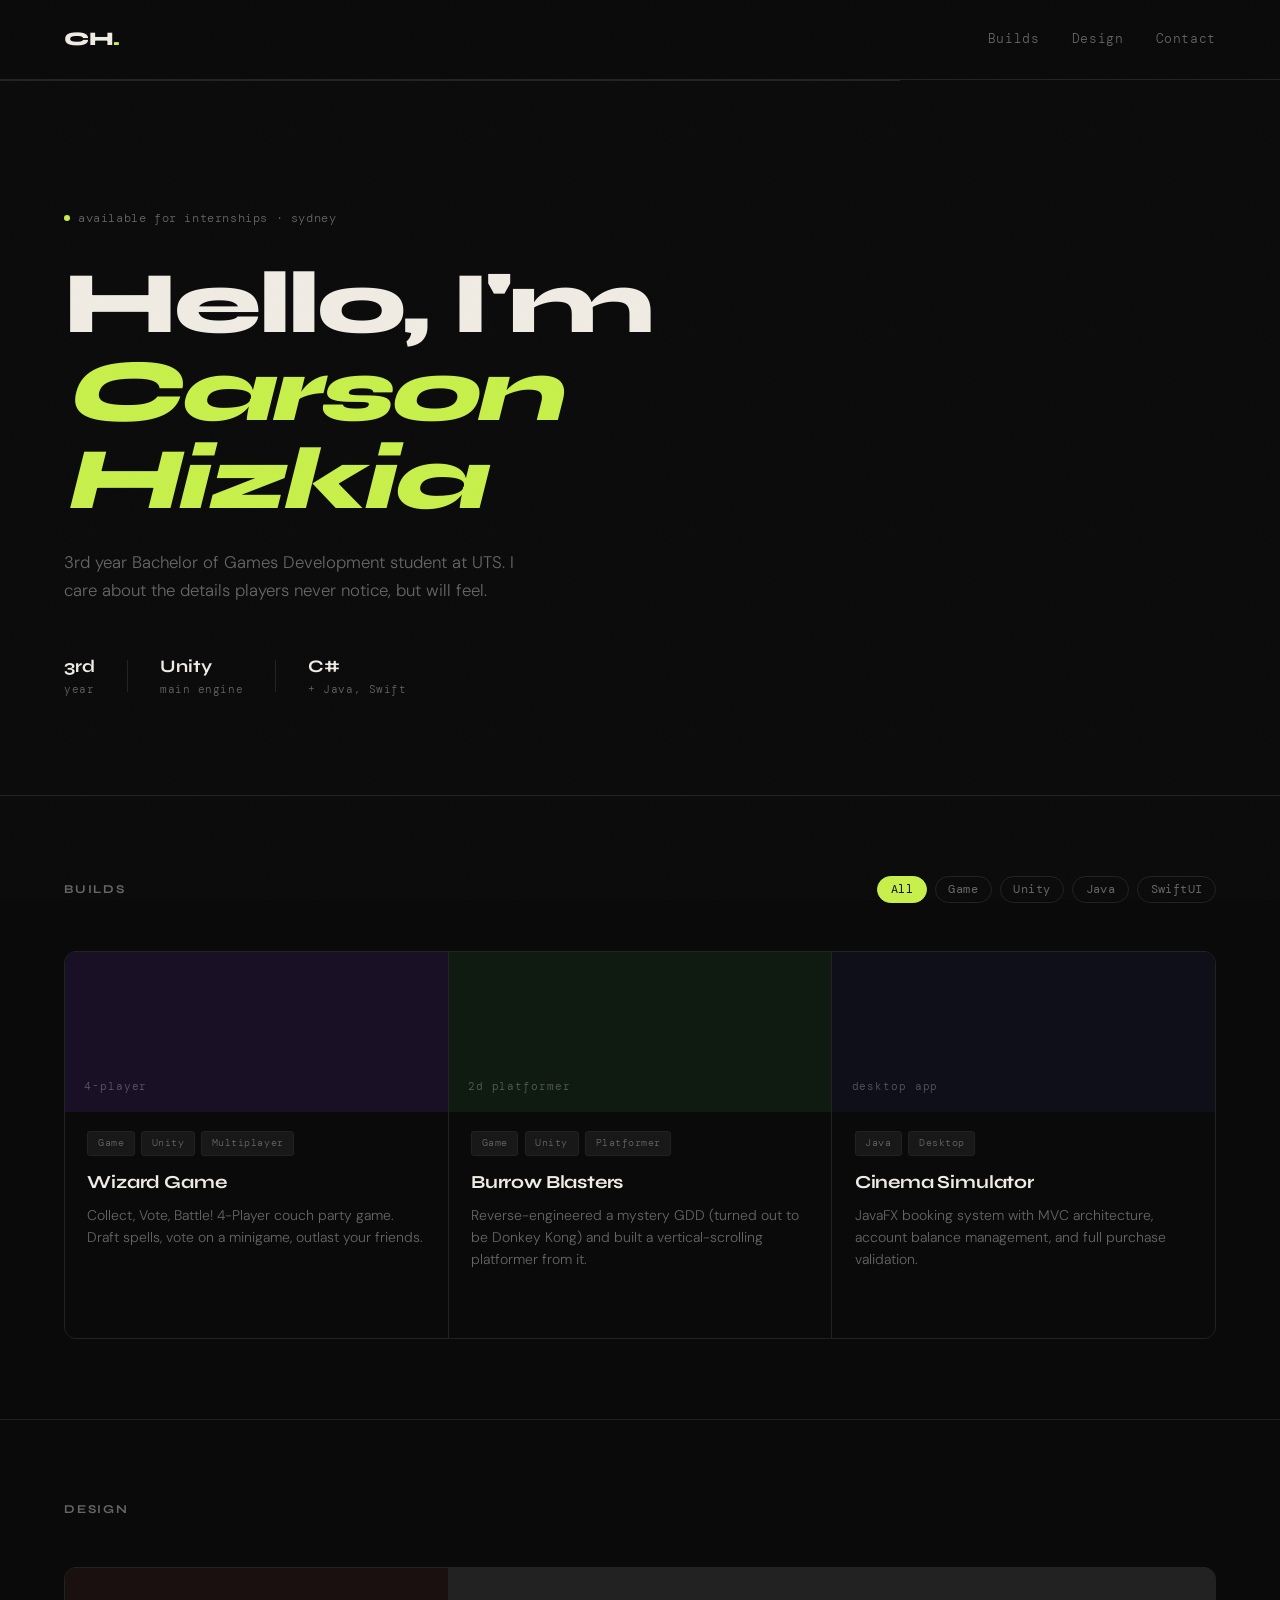
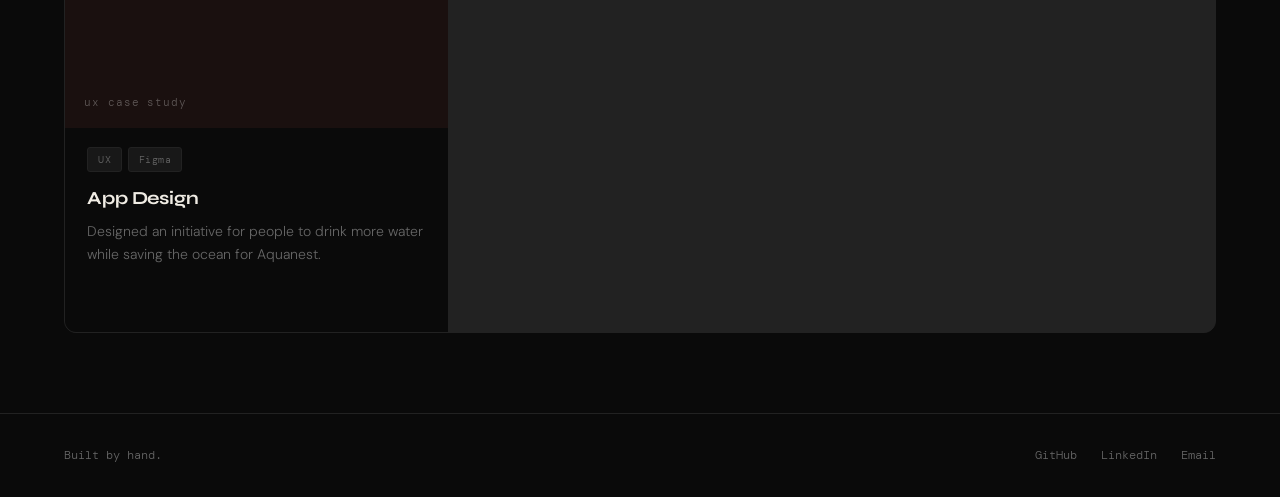
<file: index.html>
<!doctype html>
<html lang="en">
  <head>
    <meta charset="UTF-8" />
    <meta name="viewport" content="width=device-width, initial-scale=1.0" />
    <title>Your Name — Portfolio</title>
    <link rel="preconnect" href="https://fonts.googleapis.com" />
    <link rel="preconnect" href="https://fonts.gstatic.com" crossorigin />
    <link
      href="https://fonts.googleapis.com/css2?family=DM+Mono:ital,wght@0,400;0,500;1,400&family=Syne:wght@700;800&family=DM+Sans:ital,wght@0,300;0,400;1,300&display=swap"
      rel="stylesheet"
    />
    <link rel="stylesheet" href="style.css" />
  </head>
  <body>
    <div class="noise"></div>

    <nav>
      <span class="logo">CH<span class="logo-dot">.</span></span>
      <div class="nav-links">
        <a href="#builds">Builds</a>
        <a href="#design">Design</a>
        <a href="mailto:you@email.com">Contact</a>
      </div>
    </nav>

    <!-- HERO -->
    <section class="hero">
      <div class="hero-label">
        <span class="dot"></span> available for internships · sydney
      </div>
      <h1>Hello, I'm <em>Carson Hizkia</em></h1>
      <p class="hero-sub">
        3rd year Bachelor of Games Development student at UTS. I care about the
        details players never notice, but will feel.
      </p>
      <div class="hero-stats">
        <div class="stat">
          <span class="stat-num">3rd</span><span class="stat-label">year</span>
        </div>
        <div class="stat-divider"></div>
        <div class="stat">
          <span class="stat-num">Unity</span
          ><span class="stat-label">main engine</span>
        </div>
        <div class="stat-divider"></div>
        <div class="stat">
          <span class="stat-num">C#</span
          ><span class="stat-label">+ Java, Swift</span>
        </div>
      </div>
    </section>

    <!-- BUILDS -->
    <section id="builds">
      <div class="section-header">
        <h2>Builds</h2>
        <div class="filters" id="filters">
          <button class="filter active" data-filter="all">All</button>
          <button class="filter" data-filter="Game">Game</button>
          <button class="filter" data-filter="Unity">Unity</button>
          <button class="filter" data-filter="Java">Java</button>
          <button class="filter" data-filter="SwiftUI">SwiftUI</button>
        </div>
      </div>

      <div class="grid" id="builds-grid">
        <a
          class="card"
          href="projects/wizard-game/"
          data-tags="Game Unity Multiplayer"
        >
          <div class="card-thumb" style="background: #1a1025">
            <div class="card-thumb-label">4-player</div>
          </div>
          <div class="card-body">
            <div class="card-tags">
              <span class="tag">Game</span>
              <span class="tag">Unity</span>
              <span class="tag">Multiplayer</span>
            </div>
            <h3>Wizard Game</h3>
            <p>
              Collect, Vote, Battle! 4-Player couch party game. Draft spells,
              vote on a minigame, outlast your friends.
            </p>
            <span class="card-arrow">View project →</span>
          </div>
        </a>

        <a
          class="card"
          href="projects/burrow-blasters/"
          data-tags="Game Unity Platformer"
        >
          <div class="card-thumb" style="background: #0f1a10">
            <div class="card-thumb-label">2D platformer</div>
          </div>
          <div class="card-body">
            <div class="card-tags">
              <span class="tag">Game</span>
              <span class="tag">Unity</span>
              <span class="tag">Platformer</span>
            </div>
            <h3>Burrow Blasters</h3>
            <p>
              Reverse-engineered a mystery GDD (turned out to be Donkey Kong)
              and built a vertical-scrolling platformer from it.
            </p>
            <span class="card-arrow">View project →</span>
          </div>
        </a>

        <a class="card" href="projects/cinema-sim/" data-tags="Java Desktop">
          <div class="card-thumb" style="background: #0f0f1a">
            <div class="card-thumb-label">Desktop app</div>
          </div>
          <div class="card-body">
            <div class="card-tags">
              <span class="tag">Java</span>
              <span class="tag">Desktop</span>
            </div>
            <h3>Cinema Simulator</h3>
            <p>
              JavaFX booking system with MVC architecture, account balance
              management, and full purchase validation.
            </p>
            <span class="card-arrow">View project →</span>
          </div>
        </a>
      </div>
    </section>

    <!-- DESIGN -->
    <section id="design">
      <div class="section-header">
        <h2>Design</h2>
      </div>

      <div class="grid">
        <a class="card" href="projects/app-redesign/" data-tags="UX Figma">
          <div class="card-thumb" style="background: #1a100f">
            <div class="card-thumb-label">UX case study</div>
          </div>
          <div class="card-body">
            <div class="card-tags">
              <span class="tag">UX</span>
              <span class="tag">Figma</span>
            </div>
            <h3>App Design</h3>
            <p>
              Designed an initiative for people to drink more water while saving
              the ocean for Aquanest.
            </p>
            <span class="card-arrow">View project →</span>
          </div>
        </a>
      </div>
    </section>

    <footer>
      <span>Built by hand.</span>
      <div class="footer-links">
        <a href="https://github.com/rawfishy23">GitHub</a>
        <a href="https://linkedin.com/in/carson-hizkia">LinkedIn</a>
        <a href="mailto:carsonhizkia23@gmail.com">Email</a>
      </div>
    </footer>

    <script src="script.js"></script>
  </body>
</html>
</file>
<file: style.css>
/* ---- VARIABLES ---- */
:root {
  --bg: #0a0a0a;
  --bg2: #111111;
  --bg3: #181818;
  --border: #222222;
  --text: #f0ece4;
  --muted: #666;
  --accent: #c8f04a;
  --accent-dim: rgba(200, 240, 74, 0.08);
  --font-display: "Syne", sans-serif;
  --font-body: "DM Sans", sans-serif;
  --font-mono: "DM Mono", monospace;
}

/* ---- RESET ---- */
*,
*::before,
*::after {
  margin: 0;
  padding: 0;
  box-sizing: border-box;
}
html {
  scroll-behavior: smooth;
}

body {
  background: var(--bg);
  color: var(--text);
  font-family: var(--font-body);
  font-weight: 300;
  line-height: 1.6;
  overflow-x: hidden;
}

/* ---- NOISE OVERLAY ---- */
.noise {
  position: fixed;
  inset: 0;
  pointer-events: none;
  z-index: 100;
  opacity: 0.03;
  background-image: url("data:image/svg+xml,%3Csvg viewBox='0 0 200 200' xmlns='http://www.w3.org/2000/svg'%3E%3Cfilter id='n'%3E%3CfeTurbulence type='fractalNoise' baseFrequency='0.9' numOctaves='4' stitchTiles='stitch'/%3E%3C/filter%3E%3Crect width='100%25' height='100%25' filter='url(%23n)'/%3E%3C/svg%3E");
  background-size: 200px 200px;
}

/* ---- NAV ---- */
nav {
  display: flex;
  justify-content: space-between;
  align-items: center;
  padding: 1.5rem 4rem;
  position: sticky;
  top: 0;
  z-index: 50;
  background: rgba(10, 10, 10, 0.85);
  backdrop-filter: blur(12px);
  border-bottom: 1px solid var(--border);
}

.logo {
  font-family: var(--font-display);
  font-size: 1.2rem;
  font-weight: 800;
  letter-spacing: -0.02em;
  color: var(--text);
}

.logo-dot {
  color: var(--accent);
}

.nav-links {
  display: flex;
  gap: 2rem;
}

.nav-links a {
  color: var(--muted);
  text-decoration: none;
  font-family: var(--font-mono);
  font-size: 0.8rem;
  letter-spacing: 0.05em;
  transition: color 0.2s;
}

.nav-links a:hover {
  color: var(--text);
}

/* ---- HERO ---- */
.hero {
  padding: 8rem 4rem 6rem;
  max-width: 900px;
}

.hero-label {
  display: flex;
  align-items: center;
  gap: 0.5rem;
  font-family: var(--font-mono);
  font-size: 0.75rem;
  color: var(--muted);
  letter-spacing: 0.05em;
  margin-bottom: 2rem;
  text-transform: lowercase;
}

.dot {
  width: 6px;
  height: 6px;
  background: var(--accent);
  border-radius: 50%;
  animation: pulse 2s infinite;
}

@keyframes pulse {
  0%,
  100% {
    opacity: 1;
  }
  50% {
    opacity: 0.3;
  }
}

.hero h1 {
  font-family: var(--font-display);
  font-size: clamp(3rem, 7vw, 5.5rem);
  font-weight: 800;
  line-height: 1;
  letter-spacing: -0.03em;
  margin-bottom: 1.5rem;
}

.hero h1 em {
  font-style: italic;
  color: var(--accent);
}

.hero-sub {
  font-size: 1.05rem;
  color: var(--muted);
  max-width: 480px;
  margin-bottom: 3rem;
  line-height: 1.7;
}

.hero-stats {
  display: flex;
  align-items: center;
  gap: 2rem;
}

.stat {
  display: flex;
  flex-direction: column;
}

.stat-num {
  font-family: var(--font-display);
  font-size: 1.1rem;
  font-weight: 700;
  color: var(--text);
}

.stat-label {
  font-family: var(--font-mono);
  font-size: 0.7rem;
  color: var(--muted);
  letter-spacing: 0.05em;
}

.stat-divider {
  width: 1px;
  height: 2rem;
  background: var(--border);
}

/* ---- SECTIONS ---- */
section {
  padding: 5rem 4rem;
  border-top: 1px solid var(--border);
}

.section-header {
  display: flex;
  align-items: baseline;
  justify-content: space-between;
  margin-bottom: 3rem;
  flex-wrap: wrap;
  gap: 1rem;
}

section h2 {
  font-family: var(--font-display);
  font-size: 0.75rem;
  font-weight: 700;
  letter-spacing: 0.15em;
  text-transform: uppercase;
  color: var(--muted);
}

/* ---- FILTERS ---- */
.filters {
  display: flex;
  gap: 0.5rem;
  flex-wrap: wrap;
}

.filter {
  font-family: var(--font-mono);
  font-size: 0.72rem;
  padding: 0.3rem 0.8rem;
  border-radius: 999px;
  border: 1px solid var(--border);
  background: transparent;
  color: var(--muted);
  cursor: pointer;
  transition: all 0.15s;
  letter-spacing: 0.03em;
}

.filter:hover {
  border-color: var(--text);
  color: var(--text);
}

.filter.active {
  background: var(--accent);
  border-color: var(--accent);
  color: #0a0a0a;
}

/* ---- GRID ---- */
.grid {
  display: grid;
  grid-template-columns: repeat(auto-fill, minmax(320px, 1fr));
  gap: 1px;
  background: var(--border);
  border: 1px solid var(--border);
  border-radius: 12px;
  overflow: hidden;
}

/* ---- CARDS ---- */
.card {
  display: block;
  text-decoration: none;
  color: inherit;
  background: var(--bg);
  transition: background 0.2s;
  position: relative;
}

.card:hover {
  background: var(--bg2);
}

.card-thumb {
  height: 160px;
  position: relative;
  display: flex;
  align-items: flex-end;
  padding: 1rem 1.2rem;
}

.card-thumb-label {
  font-family: var(--font-mono);
  font-size: 0.7rem;
  color: rgba(255, 255, 255, 0.3);
  letter-spacing: 0.08em;
  text-transform: lowercase;
}

.card-body {
  padding: 1.2rem 1.4rem 1.6rem;
}

.card-tags {
  display: flex;
  flex-wrap: wrap;
  gap: 0.4rem;
  margin-bottom: 0.75rem;
}

.tag {
  font-family: var(--font-mono);
  font-size: 0.65rem;
  letter-spacing: 0.05em;
  padding: 0.2rem 0.6rem;
  border-radius: 3px;
  background: var(--bg3);
  color: var(--muted);
  border: 1px solid var(--border);
}

.card h3 {
  font-family: var(--font-display);
  font-size: 1.15rem;
  font-weight: 700;
  letter-spacing: -0.01em;
  margin-bottom: 0.4rem;
  color: var(--text);
}

.card p {
  font-size: 0.875rem;
  color: var(--muted);
  line-height: 1.6;
  margin-bottom: 1rem;
}

.card-arrow {
  font-family: var(--font-mono);
  font-size: 0.72rem;
  color: var(--accent);
  opacity: 0;
  transition: opacity 0.2s;
  letter-spacing: 0.03em;
}

.card:hover .card-arrow {
  opacity: 1;
}

/* hidden by filter */
.card.hidden {
  display: none;
}

/* ---- FOOTER ---- */
footer {
  display: flex;
  justify-content: space-between;
  align-items: center;
  padding: 2rem 4rem;
  border-top: 1px solid var(--border);
  font-family: var(--font-mono);
  font-size: 0.75rem;
  color: var(--muted);
}

.footer-links {
  display: flex;
  gap: 1.5rem;
}
.footer-links a {
  color: var(--muted);
  text-decoration: none;
  transition: color 0.2s;
}
.footer-links a:hover {
  color: var(--text);
}

/* ---- PROJECT PAGES ---- */
.project-page {
  max-width: 780px;
  margin: 0 auto;
  padding: 5rem 2rem;
}

.project-page .back {
  font-family: var(--font-mono);
  font-size: 0.75rem;
  color: var(--muted);
  text-decoration: none;
  letter-spacing: 0.05em;
  display: inline-block;
  margin-bottom: 3rem;
  transition: color 0.2s;
}

.project-page .back:hover {
  color: var(--text);
}

.project-page h1 {
  font-family: var(--font-display);
  font-size: clamp(2rem, 5vw, 3.5rem);
  font-weight: 800;
  letter-spacing: -0.03em;
  line-height: 1.1;
  margin-bottom: 1rem;
}

.project-page .meta {
  font-family: var(--font-mono);
  font-size: 0.75rem;
  color: var(--muted);
  letter-spacing: 0.05em;
  margin-bottom: 2.5rem;
}

.project-page .hero-img {
  width: 100%;
  border-radius: 8px;
  margin-bottom: 3rem;
  border: 1px solid var(--border);
  background: var(--bg2);
  min-height: 300px;
  display: block;
}

.project-page h2 {
  font-family: var(--font-display);
  font-size: 1rem;
  font-weight: 700;
  letter-spacing: 0.1em;
  text-transform: uppercase;
  color: var(--muted);
  margin: 2.5rem 0 0.75rem;
}

.project-page p {
  font-size: 0.95rem;
  color: #aaa;
  line-height: 1.8;
  margin-bottom: 1rem;
}

.project-links {
  display: flex;
  gap: 0.75rem;
  margin-top: 3rem;
  flex-wrap: wrap;
}

.project-links a {
  font-family: var(--font-mono);
  font-size: 0.78rem;
  padding: 0.6rem 1.4rem;
  border-radius: 6px;
  text-decoration: none;
  letter-spacing: 0.03em;
  transition: all 0.15s;
}

.project-links .btn-primary {
  background: var(--accent);
  color: #0a0a0a;
}

.project-links .btn-primary:hover {
  opacity: 0.85;
}

.project-links .btn-secondary {
  background: transparent;
  color: var(--text);
  border: 1px solid var(--border);
}

.project-links .btn-secondary:hover {
  border-color: var(--text);
}

/* ---- RESPONSIVE ---- */
@media (max-width: 768px) {
  nav {
    padding: 1.2rem 1.5rem;
  }
  .hero {
    padding: 5rem 1.5rem 4rem;
  }
  section {
    padding: 3rem 1.5rem;
  }
  footer {
    padding: 2rem 1.5rem;
    flex-direction: column;
    gap: 1rem;
    text-align: center;
  }
  .section-header {
    flex-direction: column;
    align-items: flex-start;
  }
}
</file>
